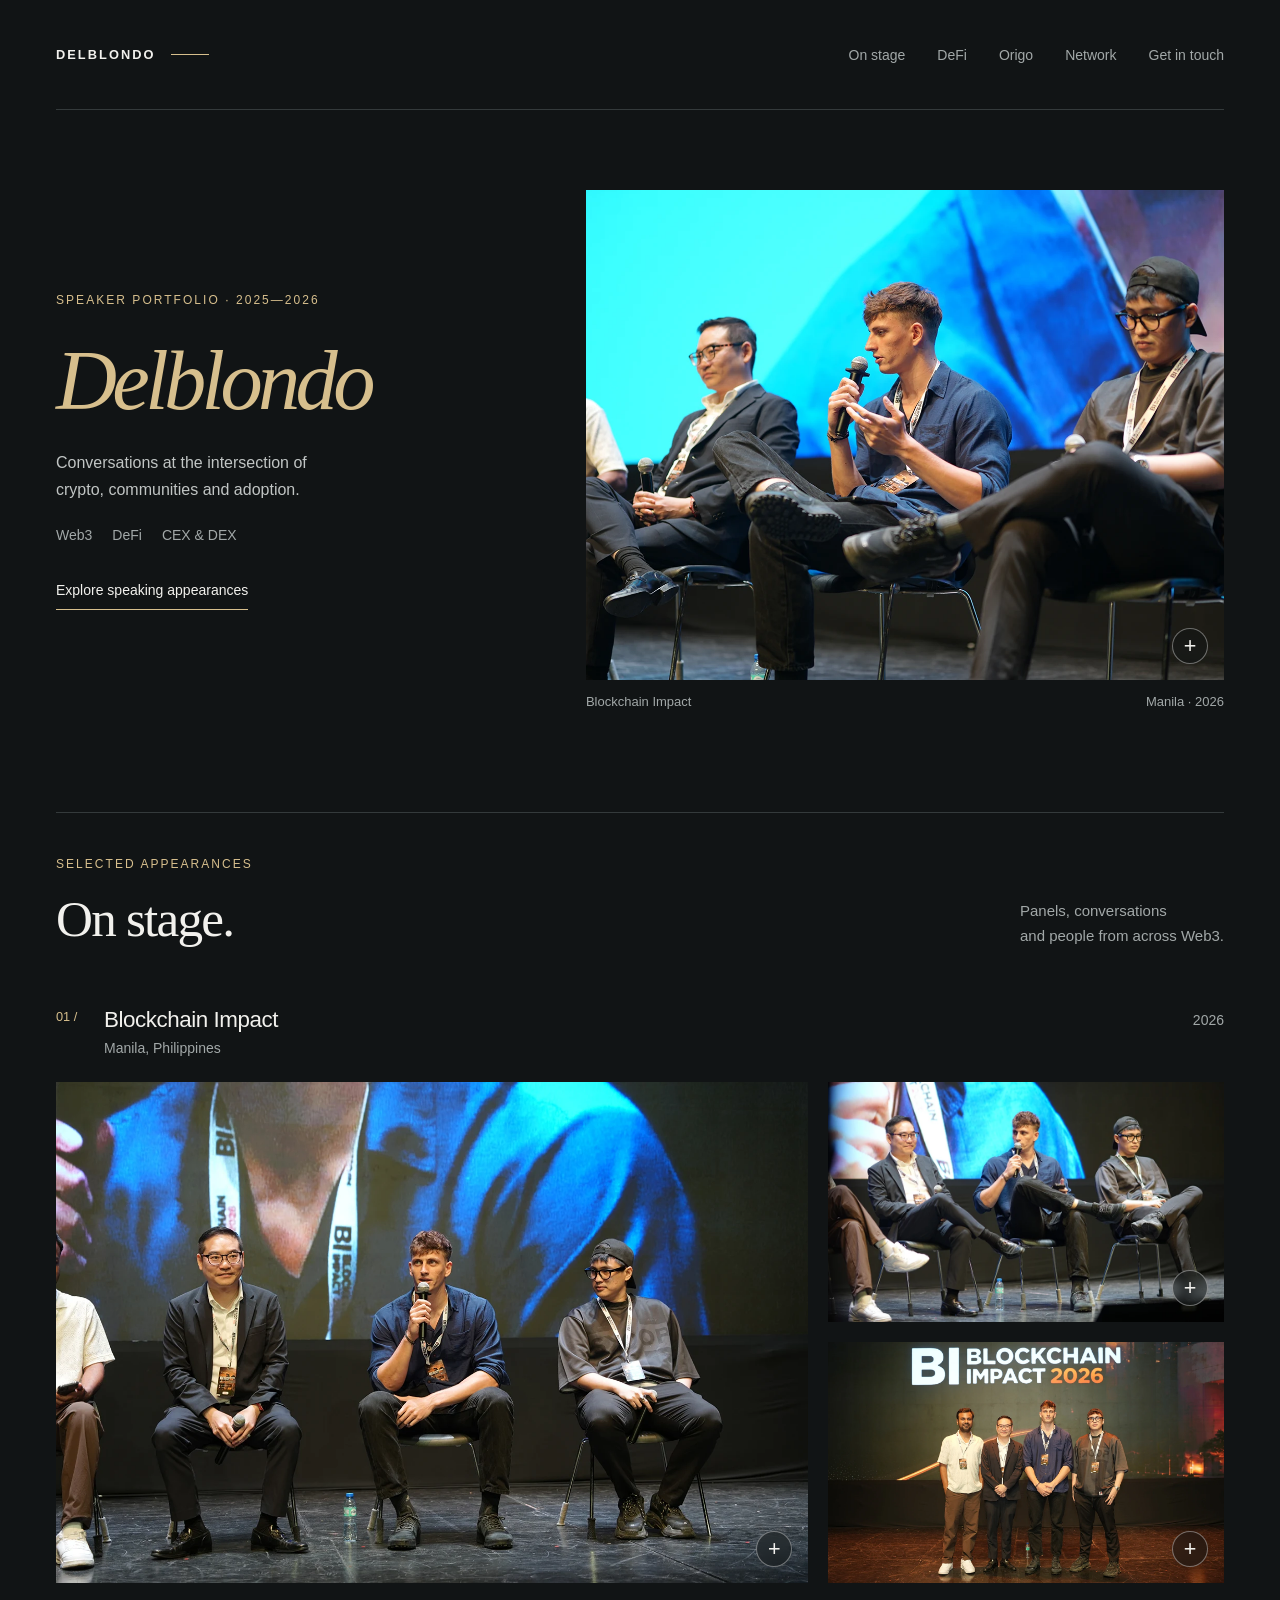
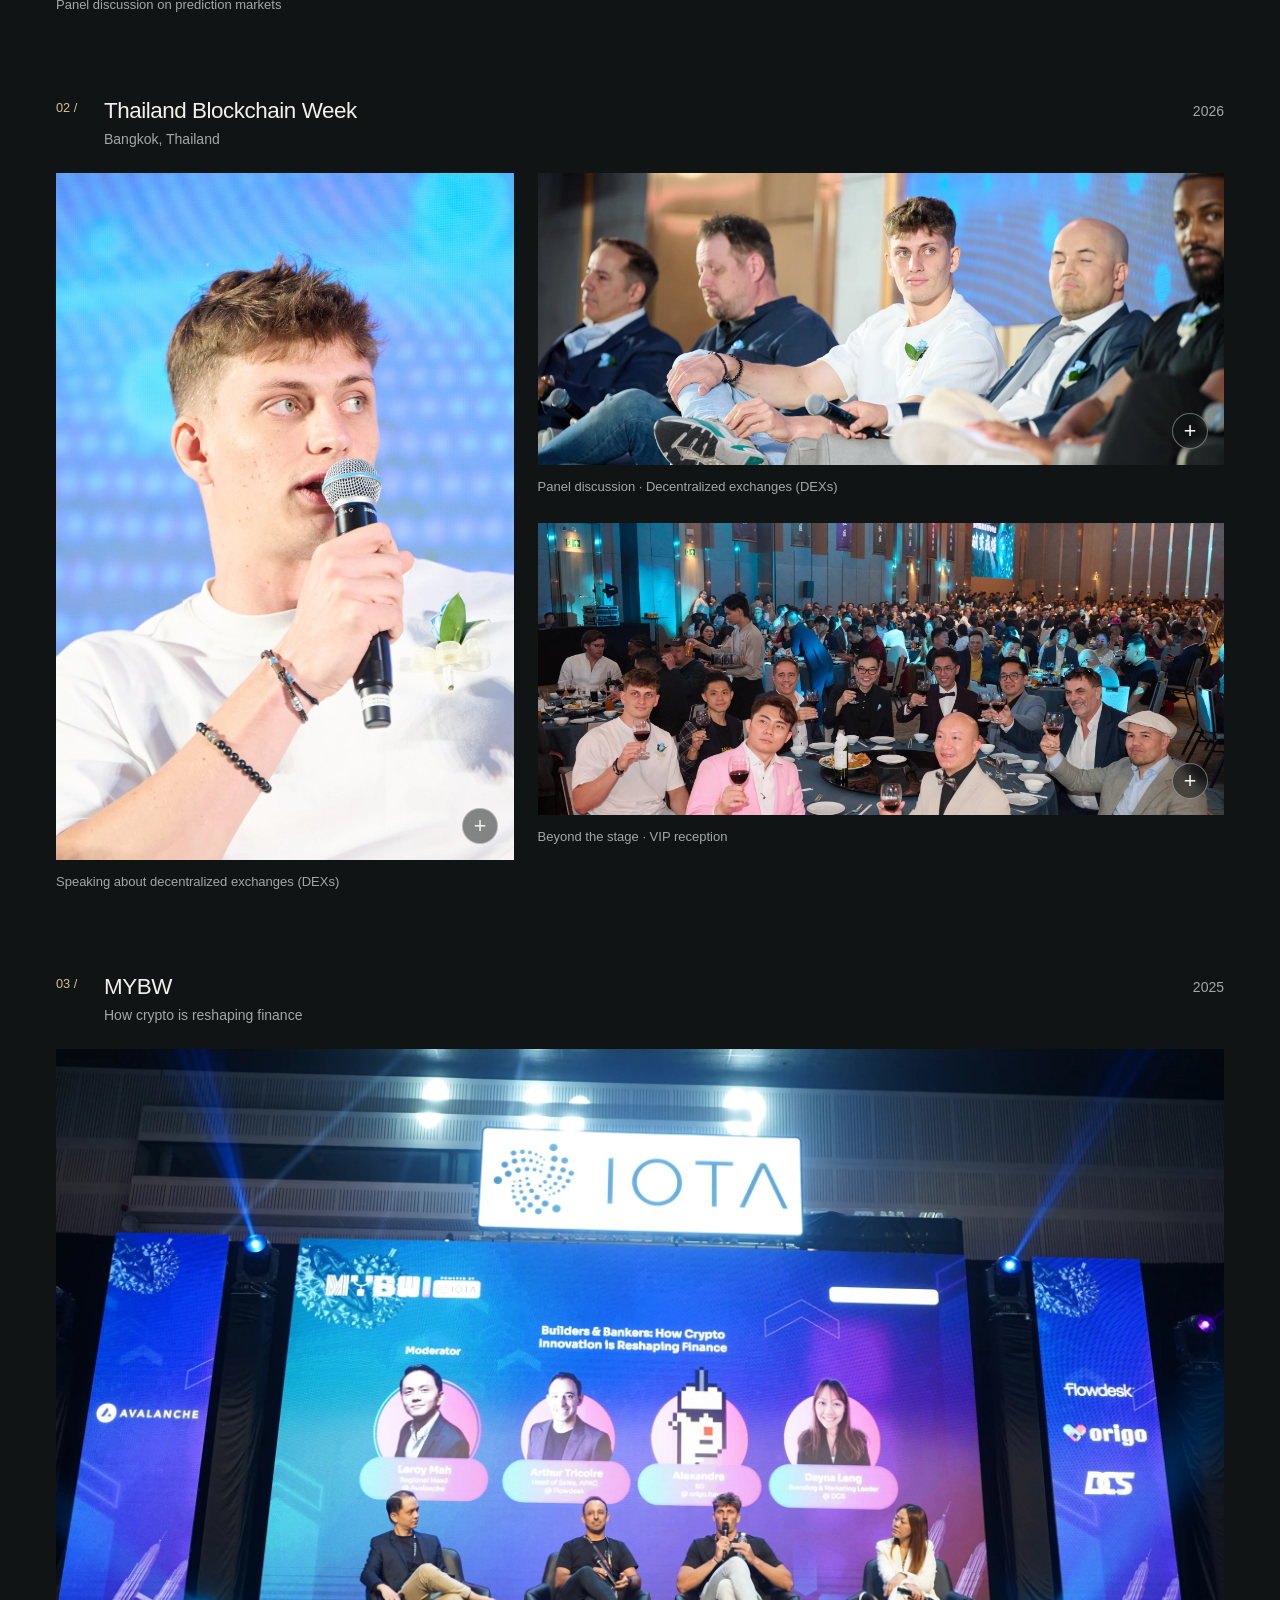
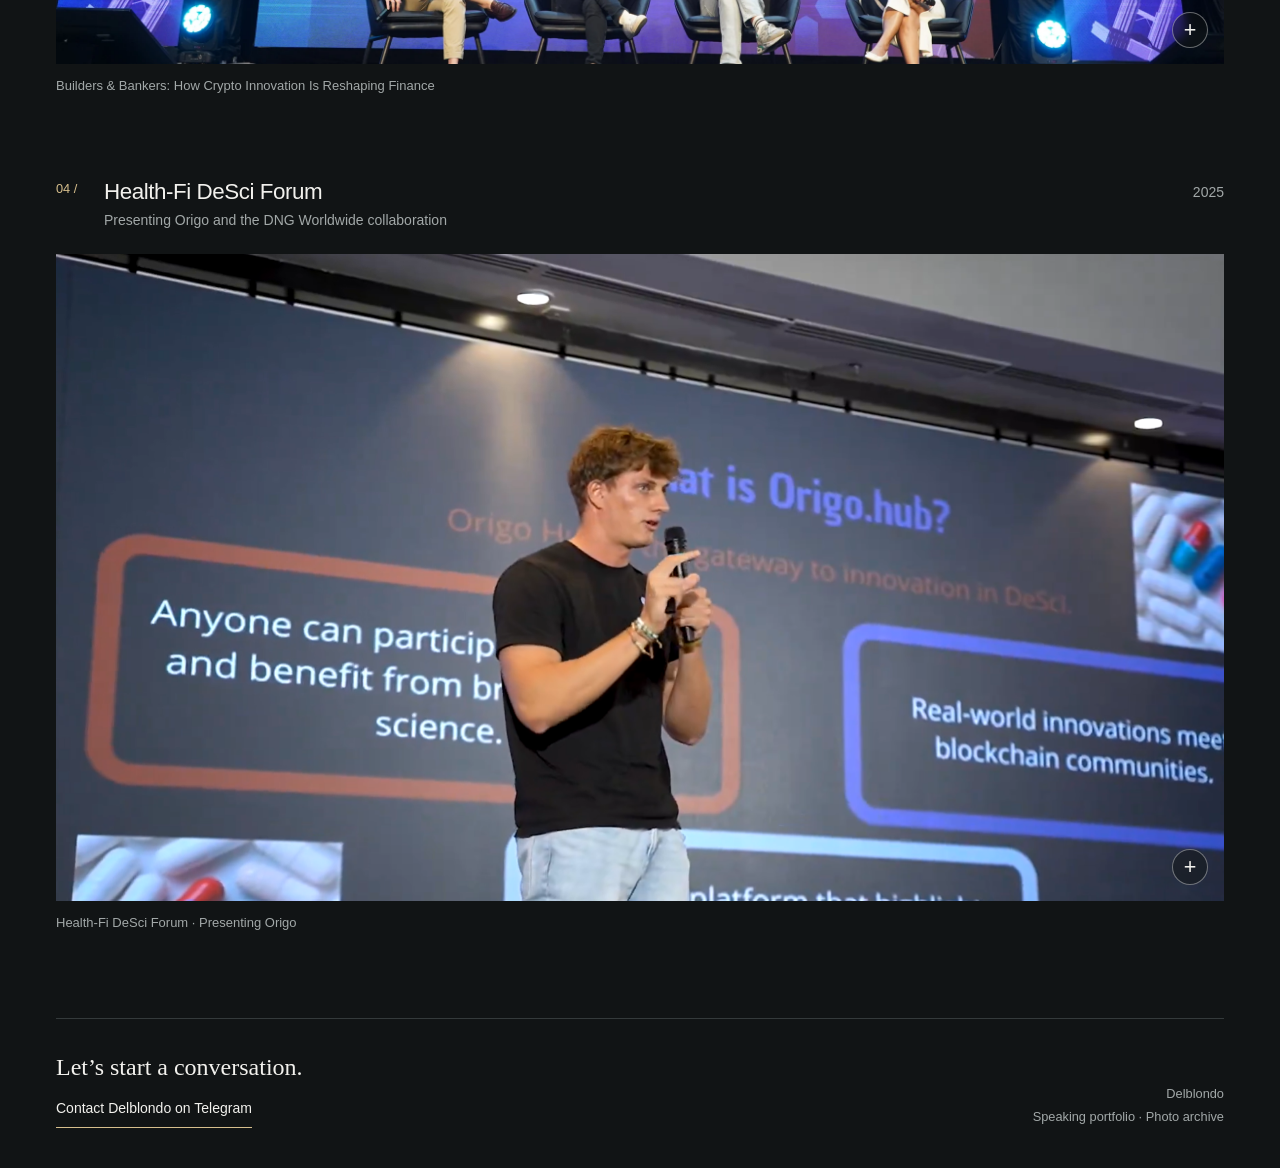
<file: index.html>
<!doctype html>
<html lang="en">
<head>
  <meta charset="utf-8">
  <meta name="viewport" content="width=device-width,initial-scale=1">
  <meta name="theme-color" content="#111415">
  <meta name="description" content="Delblondo — DeFi, perpetual DEXs and Web3 growth. Selected speaking appearances in Manila, Bangkok and at MYBW.">
  <title>Delblondo — Speaking</title>
  <link rel="icon" type="image/svg+xml" href="data:image/svg+xml,%3Csvg xmlns='http://www.w3.org/2000/svg' viewBox='0 0 64 64'%3E%3Crect width='64' height='64' rx='12' fill='%23111415'/%3E%3Ctext x='32' y='43' text-anchor='middle' font-family='Georgia' font-size='34' fill='%23d7bf8d'%3ED%3C/text%3E%3C/svg%3E">
  <link rel="stylesheet" href="style.css">
  <script src="gallery.js" defer></script>
</head>
<body>
  <a class="skip" href="#appearances">Skip to photographs</a>
  <header class="site-header wrap">
    <a class="wordmark" href="#top" aria-label="Delblondo, home">DELBLONDO<span class="wordmark-line"></span></a>
    <nav aria-label="Main navigation"><a href="#appearances">On stage</a><a href="defi.html">DeFi</a><a href="origo.html">Origo</a><a href="network.html">Network</a><a href="https://t.me/Delblondo" target="_blank" rel="noopener noreferrer">Get in touch</a></nav>
  </header>
  <main id="top">
    <section class="hero wrap" aria-labelledby="hero-title">
      <div class="hero-copy">
        <p class="eyebrow">SPEAKER PORTFOLIO · 2025—2026</p>
        <h1 id="hero-title"><em>Delblondo</em></h1>
        <p class="hero-description">Conversations at the intersection of<br class="desktop-break"> crypto, communities and adoption.</p>
        <div class="hero-tags"><span>Web3</span><span>DeFi</span><span>CEX & DEX</span></div>
        <a class="text-link" href="#appearances">Explore speaking appearances</a>
      </div>
      <figure class="hero-photo">
        <button class="photo-button" data-photo="manila-speaking" aria-label="Enlarge photograph: speaking at Blockchain Impact, Manila 2026">
          <img src="assets/manila-speaking.webp" width="1442" height="961" alt="Alexandre speaking into a microphone during a panel in Manila." fetchpriority="high">
          <span class="enlarge" aria-hidden="true">+</span>
        </button>
        <figcaption><span>Blockchain Impact</span><span>Manila · 2026</span></figcaption>
      </figure>
    </section>
    <section class="appearances wrap" id="appearances" aria-labelledby="appearances-title">
      <div class="section-intro"><div><p class="eyebrow">SELECTED APPEARANCES</p><h2 id="appearances-title">On stage.</h2></div><p>Panels, conversations<br>and people from across Web3.</p></div>
      <article class="event">
        <div class="event-heading"><div><span class="event-number">01 /</span><h3>Blockchain Impact</h3><p>Manila, Philippines</p></div><span class="year">2026</span></div>
        <div class="manila-grid">
          <figure class="wide-photo"><button class="photo-button" data-photo="manila-panel" aria-label="Enlarge Manila panel photograph"><img src="assets/manila-panel.webp" width="1442" height="961" alt="Alexandre speaking alongside other panelists at Blockchain Impact in Manila." loading="lazy"><span class="enlarge" aria-hidden="true">+</span></button><figcaption>Panel discussion on prediction markets</figcaption></figure>
          <div class="side-photos">
            <figure><button class="photo-button" data-photo="manila-discussion" aria-label="Enlarge Manila discussion photograph"><img src="assets/manila-discussion.webp" width="948" height="632" alt="Alexandre answering a question during the Manila panel." loading="lazy"><span class="enlarge" aria-hidden="true">+</span></button></figure>
            <figure><button class="photo-button" data-photo="manila-group" aria-label="Enlarge Manila panelists group photograph"><img src="assets/manila-group.webp" width="1442" height="961" alt="Alexandre and fellow panelists in front of the Blockchain Impact 2026 Manila stage backdrop." loading="lazy"><span class="enlarge" aria-hidden="true">+</span></button></figure>
          </div>
        </div>
      </article>
      <article class="event">
        <div class="event-heading"><div><span class="event-number">02 /</span><h3>Thailand Blockchain Week</h3><p>Bangkok, Thailand</p></div><span class="year">2026</span></div>
        <div class="bangkok-grid">
          <figure class="portrait"><button class="photo-button" data-photo="tbw-portrait" aria-label="Enlarge Thailand Blockchain Week speaking portrait"><img src="assets/tbw-portrait.webp" width="1600" height="2400" alt="Close-up of Alexandre speaking at Thailand Blockchain Week." loading="lazy"><span class="enlarge" aria-hidden="true">+</span></button><figcaption>Speaking about decentralized exchanges (DEXs)</figcaption></figure>
          <div class="bangkok-side">
            <figure><button class="photo-button" data-photo="tbw-panel" aria-label="Enlarge Bangkok panel photograph"><img src="assets/tbw-panel.webp" width="2400" height="1600" alt="Alexandre seated with fellow speakers during a panel in Bangkok." loading="lazy"><span class="enlarge" aria-hidden="true">+</span></button><figcaption>Panel discussion · Decentralized exchanges (DEXs)</figcaption></figure>
            <figure><button class="photo-button" data-photo="tbw-reception" aria-label="Enlarge Thailand Blockchain Week VIP reception photograph"><img src="assets/tbw-reception.webp" width="2400" height="1600" alt="Alexandre with other guests at the Thailand Blockchain Week VIP reception." loading="lazy"><span class="enlarge" aria-hidden="true">+</span></button><figcaption>Beyond the stage · VIP reception</figcaption></figure>
          </div>
        </div>
      </article>
      <article class="event">
        <div class="event-heading"><div><span class="event-number">03 /</span><h3>MYBW</h3><p>How crypto is reshaping finance</p></div><span class="year">2025</span></div>
        <figure class="mybw-photo"><button class="photo-button" data-photo="mybw-2025" aria-label="Enlarge MYBW 2025 panel photograph"><img src="assets/mybw-2025.webp" width="2400" height="1600" alt="Alexandre speaking on the MYBW panel Builders and Bankers: How Crypto Innovation Is Reshaping Finance." loading="lazy"><span class="enlarge" aria-hidden="true">+</span></button><figcaption>Builders & Bankers: How Crypto Innovation Is Reshaping Finance</figcaption></figure>
      </article>
      <article class="event last-event" id="healthfi-forum">
        <div class="event-heading"><div><span class="event-number">04 /</span><h3>Health-Fi DeSci Forum</h3><p>Presenting Origo and the DNG Worldwide collaboration</p></div><span class="year">2025</span></div>
        <figure class="healthfi-stage-photo"><button class="photo-button" data-photo="healthfi-stage" aria-label="Enlarge Health-Fi DeSci Forum photograph"><img src="assets/healthfi-stage.png" width="1696" height="940" alt="Alexandre presenting Origo on stage at the Health-Fi DeSci Forum." loading="lazy"><span class="enlarge" aria-hidden="true">+</span></button><figcaption>Health-Fi DeSci Forum &middot; Presenting Origo</figcaption></figure>
      </article>
    </section>
</main>
  <footer class="wrap"><div><span class="footer-name">Let’s start a conversation.</span><a class="text-link" href="https://t.me/Delblondo" target="_blank" rel="noopener noreferrer">Contact Delblondo on Telegram</a></div><p>Delblondo<br>Speaking portfolio · Photo archive</p></footer>
  <dialog id="lightbox" aria-label="Speaking appearance photograph">
    <div class="lightbox-shell"><div class="lightbox-top"><span id="photo-counter"></span><button id="close-photo" aria-label="Close photograph">Close <span aria-hidden="true">×</span></button></div><img id="expanded-photo" alt=""><div class="lightbox-bottom"><button id="previous-photo" aria-label="Previous photograph">Previous</button><p id="photo-caption"></p><button id="next-photo" aria-label="Next photograph">Next</button></div></div>
  </dialog>
</body>
</html>
</file>
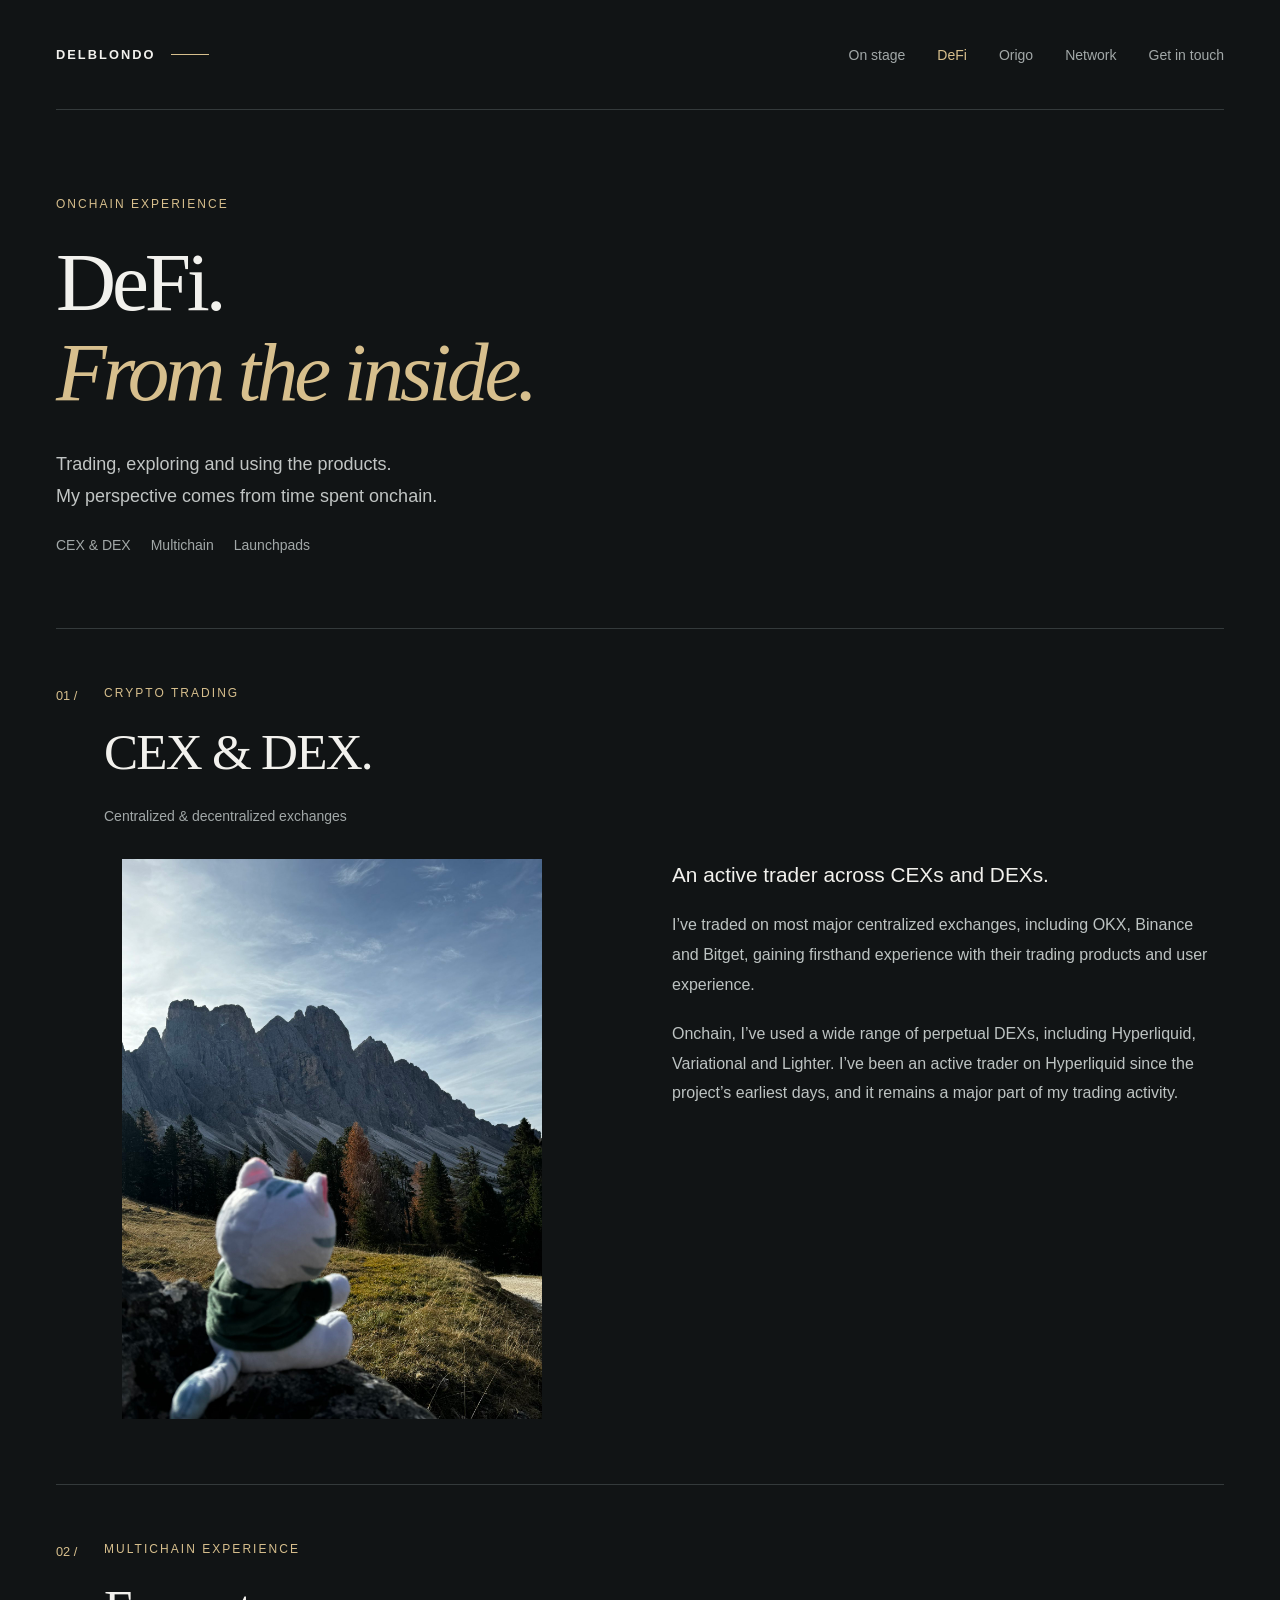
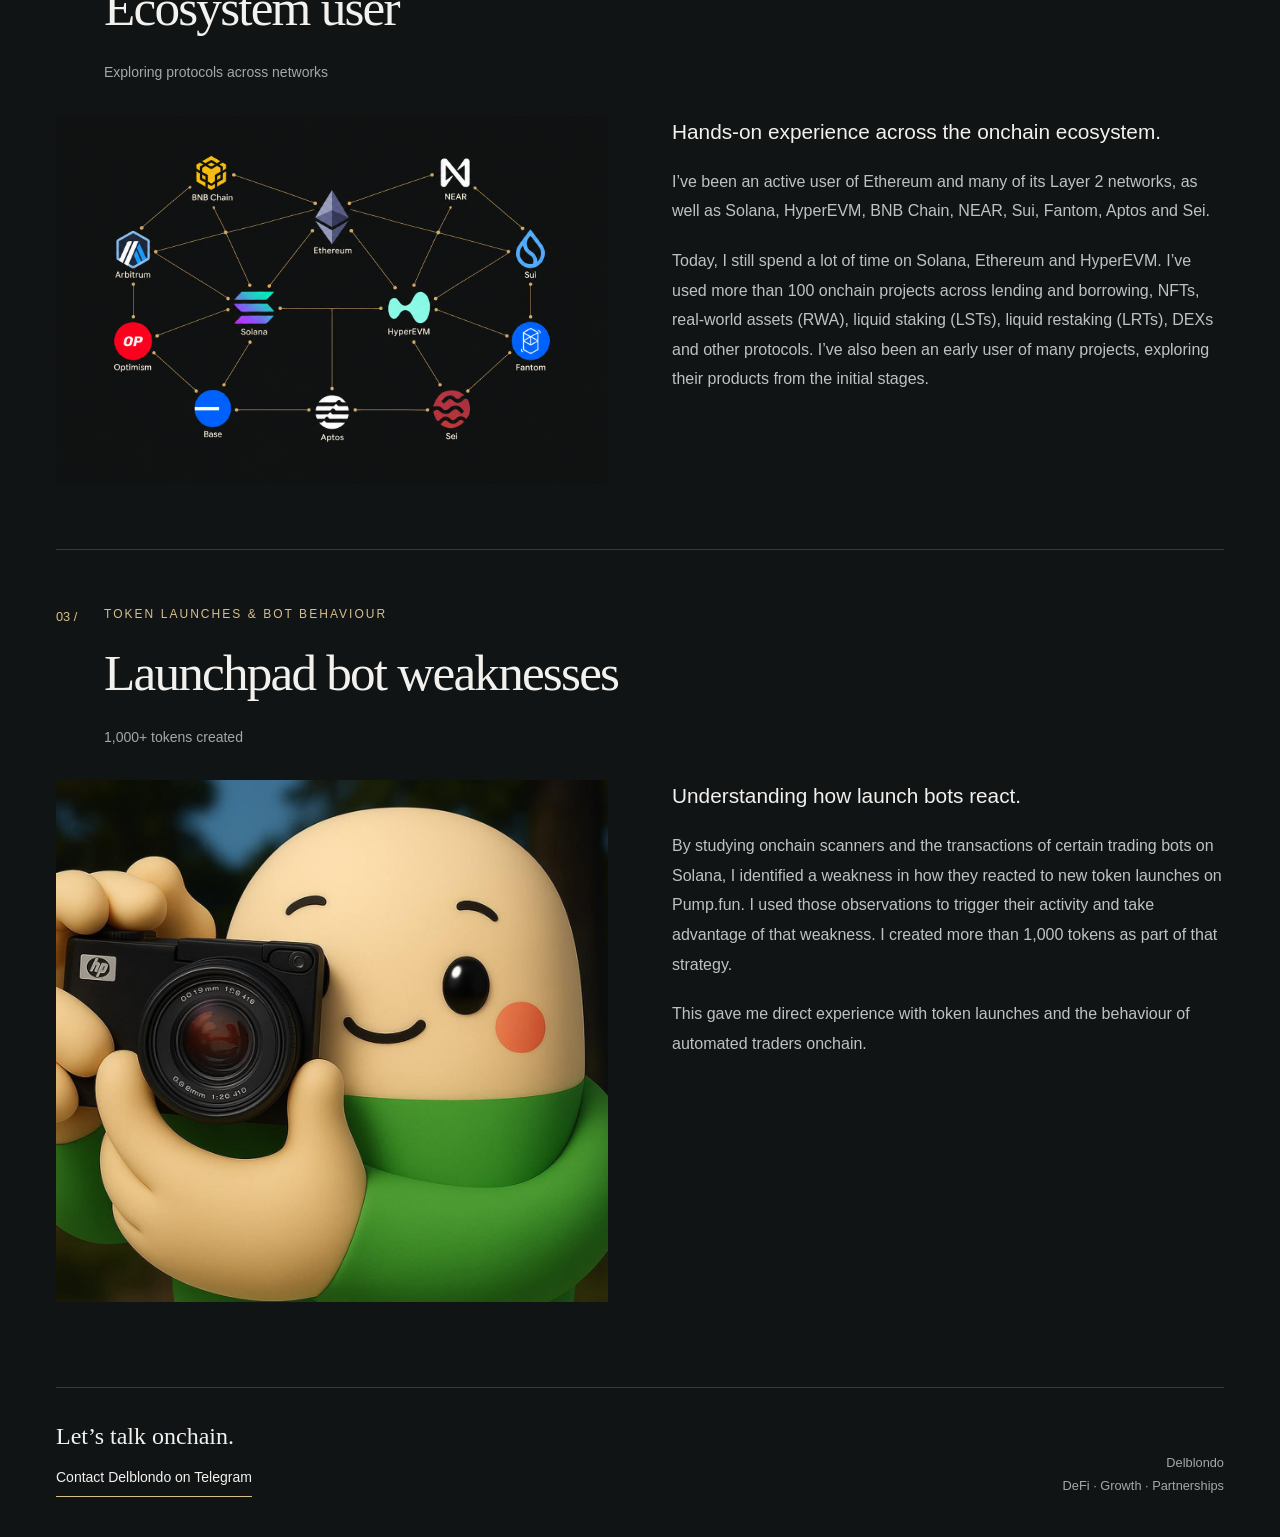
<file: defi.html>
<!doctype html>
<html lang="en">
<head>
  <meta charset="utf-8">
  <meta name="viewport" content="width=device-width,initial-scale=1">
  <meta name="theme-color" content="#111415">
  <meta name="description" content="Delblondo’s crypto experience: CEX and DEX trading, multichain ecosystem experience and launchpad bot analysis.">
  <title>Delblondo — DeFi</title>
  <link rel="stylesheet" href="style.css">
  <link rel="stylesheet" href="defi.css">
</head>
<body>
  <a class="skip" href="#experience">Skip to DeFi experience</a>
  <header class="site-header wrap">
    <a class="wordmark" href="index.html" aria-label="Delblondo, home">DELBLONDO<span class="wordmark-line"></span></a>
    <nav aria-label="Main navigation"><a href="index.html#appearances">On stage</a><a href="defi.html" aria-current="page">DeFi</a><a href="origo.html">Origo</a><a href="network.html">Network</a><a href="https://t.me/Delblondo" target="_blank" rel="noopener noreferrer">Get in touch</a></nav>
  </header>
  <main>
    <section class="defi-hero wrap" aria-labelledby="defi-title">
      <p class="eyebrow">ONCHAIN EXPERIENCE</p>
      <h1 id="defi-title">DeFi.<br><em>From the inside.</em></h1>
      <p class="defi-intro">Trading, exploring and using the products.<br>My perspective comes from time spent onchain.</p>
      <div class="hero-tags"><span>CEX &amp; DEX</span><span>Multichain</span><span>Launchpads</span></div>
    </section>
    <section class="defi-experience wrap" id="experience" aria-label="DeFi experience">
      <article class="defi-entry" id="hyperliquid">
        <div class="defi-label"><span class="event-number">01 /</span><p class="eyebrow">CRYPTO TRADING</p><h2>CEX &amp; DEX.</h2><span class="defi-note">Centralized &amp; decentralized exchanges</span></div>
        <figure class="defi-art"><img class="purr-image" src="assets/purr.jpg" alt="Purr plush looking out over a mountain landscape." width="1536" height="2048" loading="lazy"></figure>
        <div class="defi-copy"><p class="defi-lead">An active trader across CEXs and DEXs.</p><p>I’ve traded on most major centralized exchanges, including OKX, Binance and Bitget, gaining firsthand experience with their trading products and user experience.</p><p>Onchain, I’ve used a wide range of perpetual DEXs, including Hyperliquid, Variational and Lighter. I’ve been an active trader on Hyperliquid since the project’s earliest days, and it remains a major part of my trading activity.</p></div>
      </article>
      <article class="defi-entry" id="ecosystems">
        <div class="defi-label"><span class="event-number">02 /</span><p class="eyebrow">MULTICHAIN EXPERIENCE</p><h2>Ecosystem user</h2><span class="defi-note">Exploring protocols across networks</span></div>
        <figure class="defi-art"><img src="assets/ecosystem-user-v2.png" alt="Ethereum, Solana, HyperEVM, BNB Chain, NEAR, Sui, Fantom, Aptos, Sei, Arbitrum, Optimism and Base logos connected in a conceptual ecosystem map." width="1536" height="1024" loading="lazy"></figure>
        <div class="defi-copy"><p class="defi-lead">Hands-on experience across the onchain ecosystem.</p><p>I’ve been an active user of Ethereum and many of its Layer 2 networks, as well as Solana, HyperEVM, BNB Chain, NEAR, Sui, Fantom, Aptos and Sei.</p><p>Today, I still spend a lot of time on Solana, Ethereum and HyperEVM. I&#8217;ve used more than 100 onchain projects across lending and borrowing, NFTs, real-world assets (RWA), liquid staking (LSTs), liquid restaking (LRTs), DEXs and other protocols. I&#8217;ve also been an early user of many projects, exploring their products from the initial stages.</p></div>
      </article>
      <article class="defi-entry" id="pumpfun">
        <div class="defi-label"><span class="event-number">03 /</span><p class="eyebrow">TOKEN LAUNCHES & BOT BEHAVIOUR</p><h2>Launchpad bot weaknesses</h2><span class="defi-note">1,000+ tokens created</span></div>
        <figure class="defi-art"><img src="assets/pumpfun-exploit.jpg" alt="A smiling green and yellow character holding a camera." width="1280" height="1211" loading="lazy"></figure>
        <div class="defi-copy"><p class="defi-lead">Understanding how launch bots react.</p><p>By studying onchain scanners and the transactions of certain trading bots on Solana, I identified a weakness in how they reacted to new token launches on Pump.fun. I used those observations to trigger their activity and take advantage of that weakness. I created more than 1,000 tokens as part of that strategy.</p><p>This gave me direct experience with token launches and the behaviour of automated traders onchain.</p></div>
      </article>
    </section>
  </main>
  <footer class="wrap"><div><span class="footer-name">Let’s talk onchain.</span><a class="text-link" href="https://t.me/Delblondo" target="_blank" rel="noopener noreferrer">Contact Delblondo on Telegram</a></div><p>Delblondo<br>DeFi · Growth · Partnerships</p></footer>
</body>
</html>
</file>
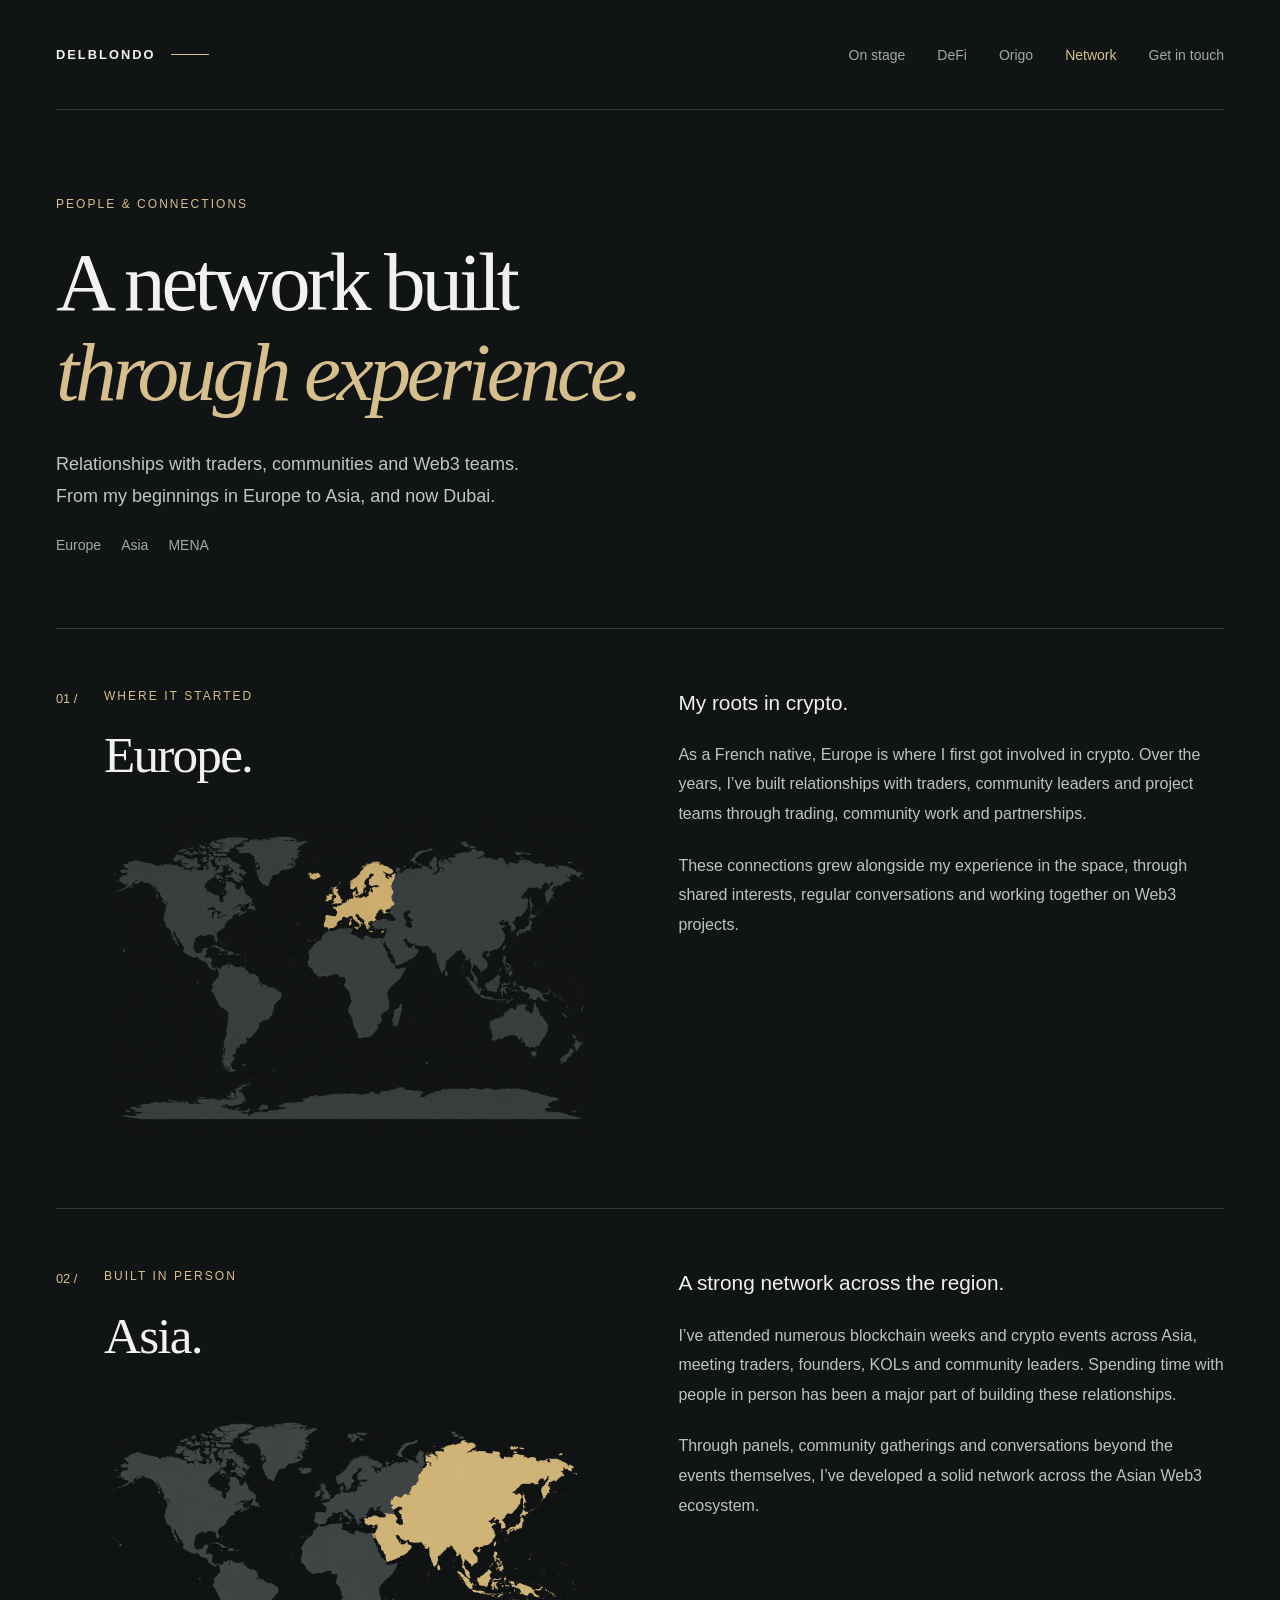
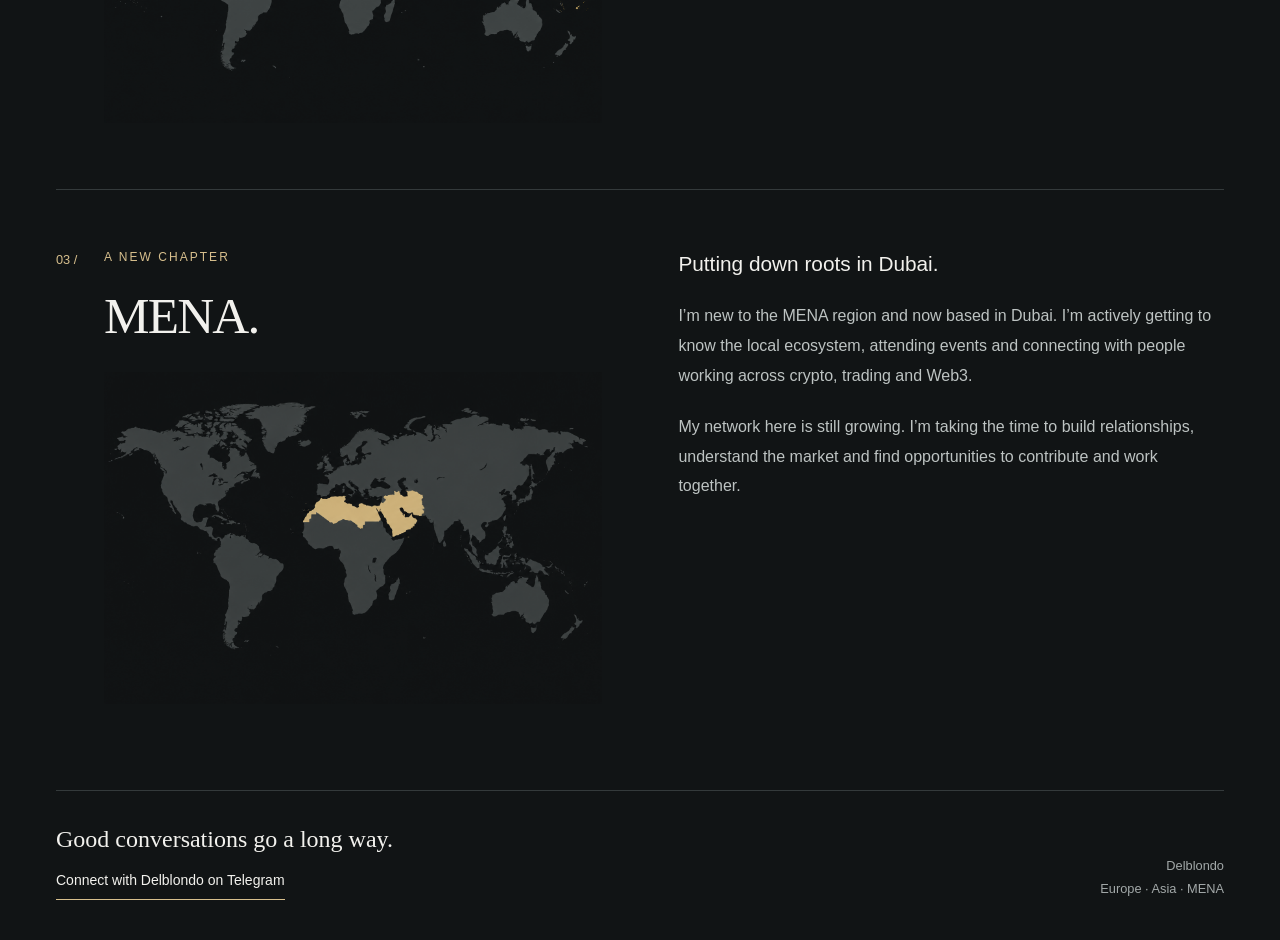
<file: network.html>
<!doctype html>
<html lang="en">
<head>
<meta charset="utf-8"><meta name="viewport" content="width=device-width,initial-scale=1"><meta name="theme-color" content="#111415">
<meta name="description" content="Delblondo’s Web3 relationships across Europe, Asia and MENA: traders, communities and projects, built through shared experience and conversations.">
<title>Delblondo — Network</title>
<link rel="stylesheet" href="style.css"><link rel="stylesheet" href="defi.css"><link rel="stylesheet" href="network.css">
</head>
<body>
<a class="skip" href="#regions">Skip to regional network</a>
<header class="site-header wrap"><a class="wordmark" href="index.html" aria-label="Delblondo, home">DELBLONDO<span class="wordmark-line"></span></a><nav aria-label="Main navigation"><a href="index.html#appearances">On stage</a><a href="defi.html">DeFi</a><a href="origo.html">Origo</a><a href="network.html" aria-current="page">Network</a><a href="https://t.me/Delblondo" target="_blank" rel="noopener noreferrer">Get in touch</a></nav></header>
<main>
<section class="defi-hero wrap" aria-labelledby="network-title"><p class="eyebrow">PEOPLE & CONNECTIONS</p><h1 id="network-title">A network built<br><em>through experience.</em></h1><p class="defi-intro">Relationships with traders, communities and Web3 teams.<br>From my beginnings in Europe to Asia, and now Dubai.</p><div class="hero-tags"><span>Europe</span><span>Asia</span><span>MENA</span></div></section>
<section class="wrap network-regions" id="regions" aria-label="My network across regions">
<article class="network-region"><div class="region-heading"><span class="event-number">01 /</span><p class="eyebrow">WHERE IT STARTED</p><h2>Europe.</h2><img class="region-map" src="assets/map-europe.png" width="1536" height="1024" alt="Illustrative world map highlighting Europe in gold." loading="lazy"></div><div class="region-copy"><p class="region-lead">My roots in crypto.</p><p>As a French native, Europe is where I first got involved in crypto. Over the years, I’ve built relationships with traders, community leaders and project teams through trading, community work and partnerships.</p><p>These connections grew alongside my experience in the space, through shared interests, regular conversations and working together on Web3 projects.</p></div></article>
<article class="network-region"><div class="region-heading"><span class="event-number">02 /</span><p class="eyebrow">BUILT IN PERSON</p><h2>Asia.</h2><img class="region-map" src="assets/map-asia.png" width="1536" height="1024" alt="Illustrative world map highlighting Asia in gold." loading="lazy"></div><div class="region-copy"><p class="region-lead">A strong network across the region.</p><p>I’ve attended numerous blockchain weeks and crypto events across Asia, meeting traders, founders, KOLs and community leaders. Spending time with people in person has been a major part of building these relationships.</p><p>Through panels, community gatherings and conversations beyond the events themselves, I’ve developed a solid network across the Asian Web3 ecosystem.</p></div></article>
<article class="network-region"><div class="region-heading"><span class="event-number">03 /</span><p class="eyebrow">A NEW CHAPTER</p><h2>MENA.</h2><img class="region-map" src="assets/map-mena.png" width="1536" height="1024" alt="Illustrative world map highlighting MENA in gold." loading="lazy"></div><div class="region-copy"><p class="region-lead">Putting down roots in Dubai.</p><p>I’m new to the MENA region and now based in Dubai. I’m actively getting to know the local ecosystem, attending events and connecting with people working across crypto, trading and Web3.</p><p>My network here is still growing. I’m taking the time to build relationships, understand the market and find opportunities to contribute and work together.</p></div></article>
</section>
</main>
<footer class="wrap"><div><span class="footer-name">Good conversations go a long way.</span><a class="text-link" href="https://t.me/Delblondo" target="_blank" rel="noopener noreferrer">Connect with Delblondo on Telegram</a></div><p>Delblondo<br>Europe · Asia · MENA</p></footer>
</body></html>
</file>
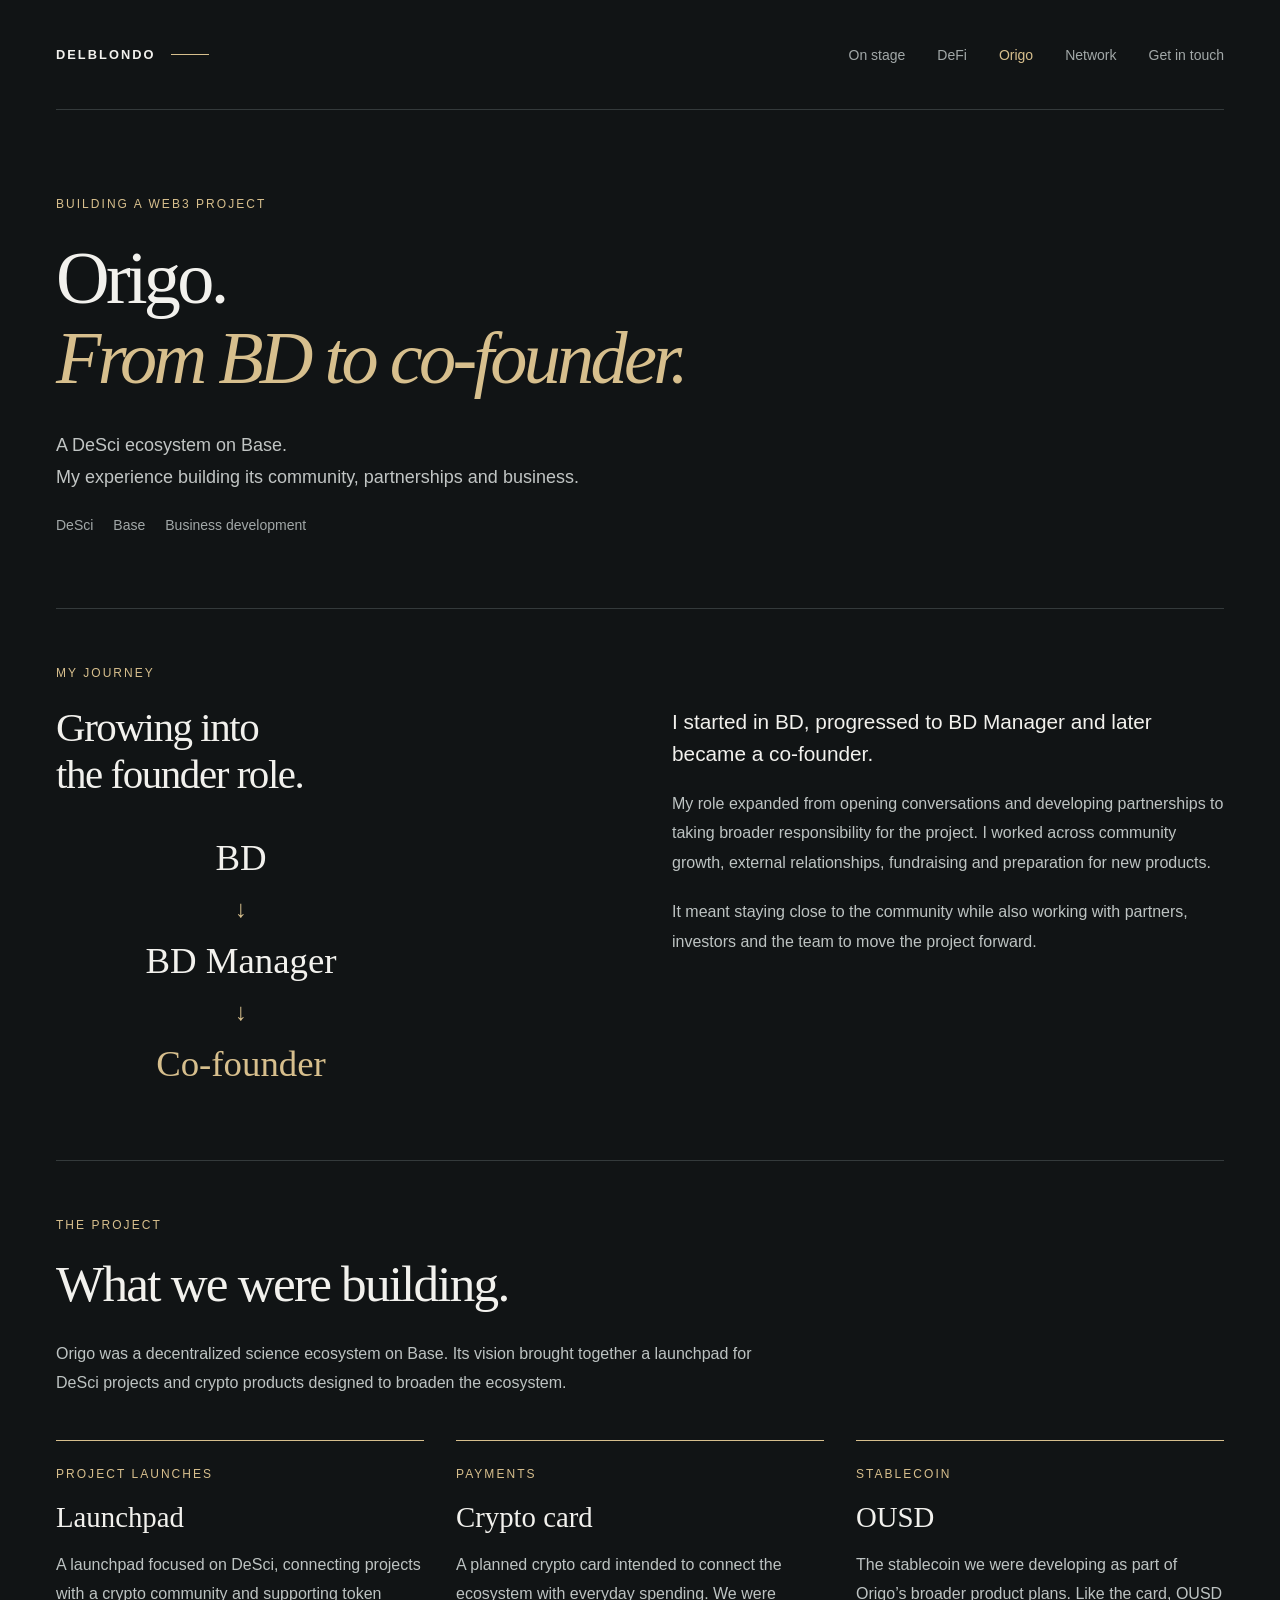
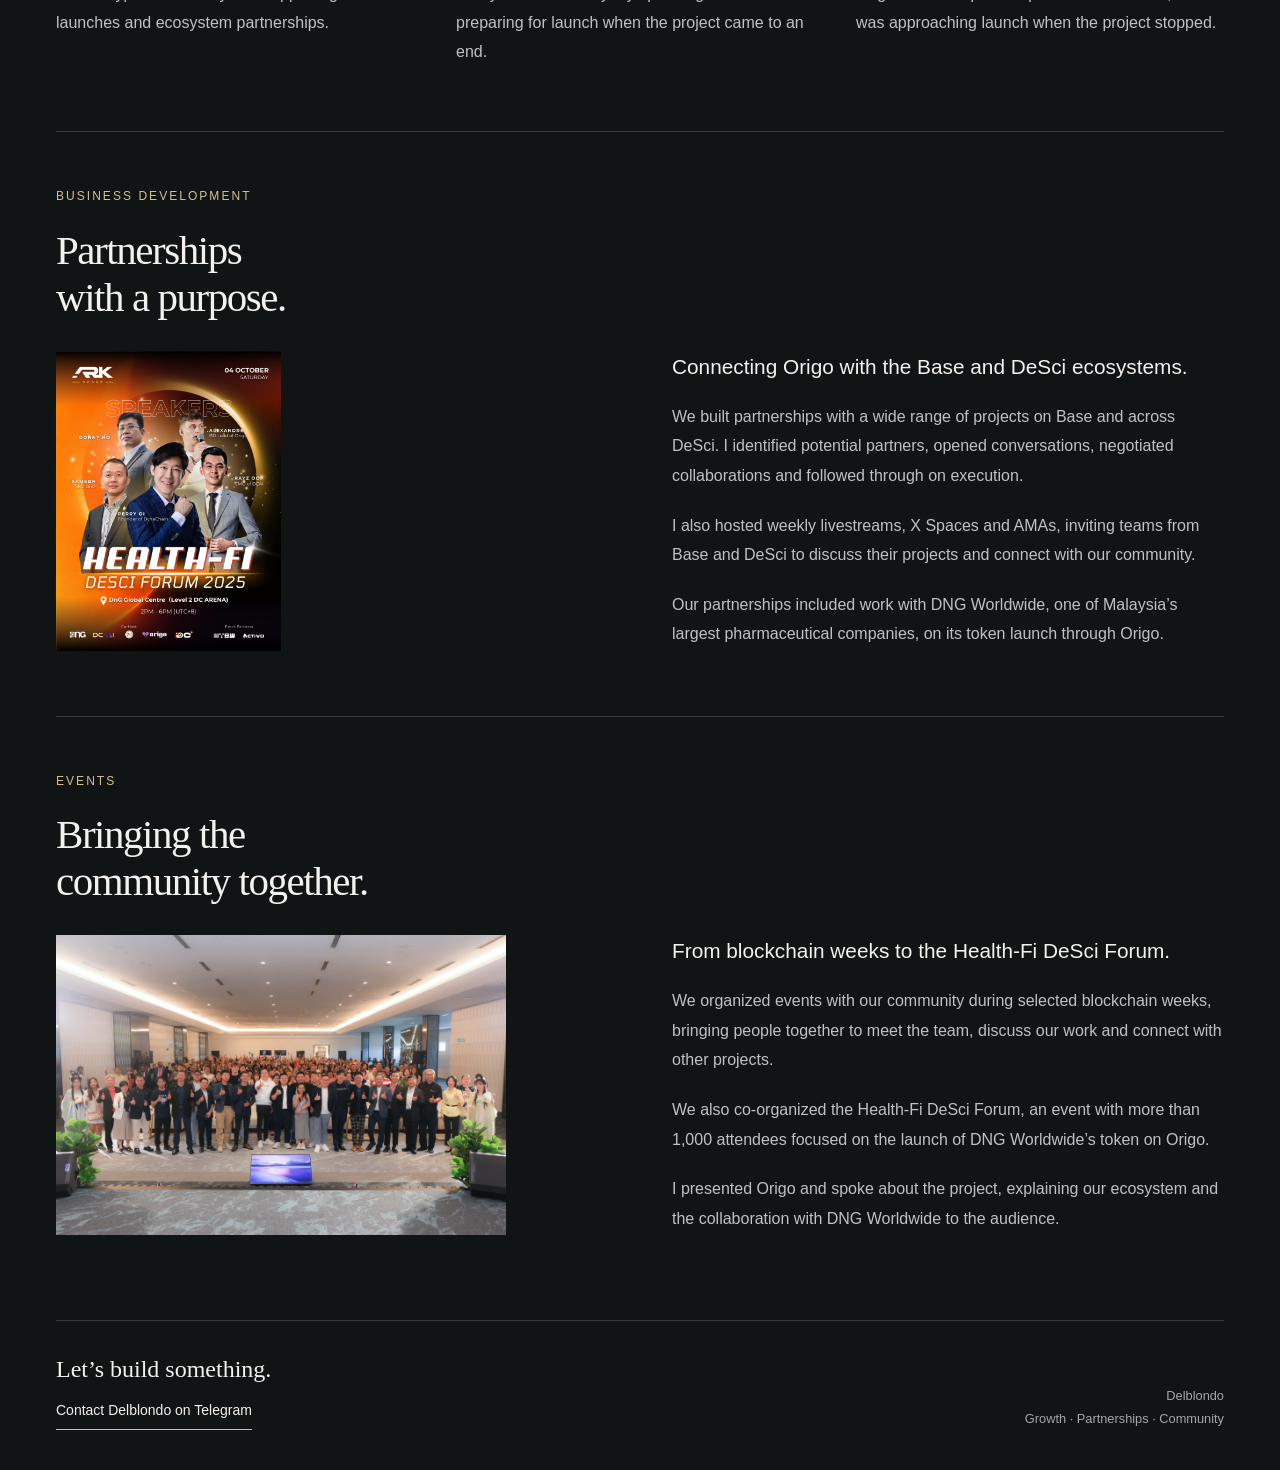
<file: origo.html>
<!doctype html>
<html lang="en">
<head>
  <meta charset="utf-8">
  <meta name="viewport" content="width=device-width,initial-scale=1">
  <meta name="theme-color" content="#111415">
  <meta name="description" content="Delblondo’s journey at Origo, from business development to co-founder: DeSci on Base, community growth, partnerships and product launch preparation.">
  <title>Delblondo — Origo</title>
  <link rel="stylesheet" href="style.css">
  <link rel="stylesheet" href="defi.css">
  <link rel="stylesheet" href="origo.css">
</head>
<body>
  <a class="skip" href="#origo-story">Skip to Origo experience</a>
  <header class="site-header wrap">
    <a class="wordmark" href="index.html" aria-label="Delblondo, home">DELBLONDO<span class="wordmark-line"></span></a>
    <nav aria-label="Main navigation"><a href="index.html#appearances">On stage</a><a href="defi.html">DeFi</a><a href="origo.html" aria-current="page">Origo</a><a href="network.html">Network</a><a href="https://t.me/Delblondo" target="_blank" rel="noopener noreferrer">Get in touch</a></nav>
  </header>
  <main>
    <section class="defi-hero wrap" aria-labelledby="origo-title">
      <p class="eyebrow">BUILDING A WEB3 PROJECT</p>
      <h1 id="origo-title">Origo.<br><em>From BD to co-founder.</em></h1>
      <p class="defi-intro">A DeSci ecosystem on Base.<br>My experience building its community, partnerships and business.</p>
      <div class="hero-tags"><span>DeSci</span><span>Base</span><span>Business development</span></div>
    </section>
    <section class="defi-experience wrap" id="origo-story" aria-label="Origo experience">
      <article class="origo-row">
        <div class="defi-label"><p class="eyebrow">MY JOURNEY</p><h2>Growing into<br>the founder role.</h2><ol class="career-path" aria-label="Career progression"><li><strong>BD</strong></li><li class="career-arrow" aria-hidden="true">↓</li><li><strong>BD Manager</strong></li><li class="career-arrow" aria-hidden="true">↓</li><li><strong>Co-founder</strong></li></ol></div>
        <div class="defi-copy"><p class="defi-lead">I started in BD, progressed to BD Manager and later became a co-founder.</p><p>My role expanded from opening conversations and developing partnerships to taking broader responsibility for the project. I worked across community growth, external relationships, fundraising and preparation for new products.</p><p>It meant staying close to the community while also working with partners, investors and the team to move the project forward.</p></div>
      </article>
      <article class="origo-products" aria-labelledby="products-title">
        <p class="eyebrow">THE PROJECT</p><h2 id="products-title">What we were building.</h2>
        <p class="products-intro">Origo was a decentralized science ecosystem on Base. Its vision brought together a launchpad for DeSci projects and crypto products designed to broaden the ecosystem.</p>
        <div class="product-grid">
          <section class="product"><p class="eyebrow">PROJECT LAUNCHES</p><h3>Launchpad</h3><p>A launchpad focused on DeSci, connecting projects with a crypto community and supporting token launches and ecosystem partnerships.</p></section>
          <section class="product"><p class="eyebrow">PAYMENTS</p><h3>Crypto card</h3><p>A planned crypto card intended to connect the ecosystem with everyday spending. We were preparing for launch when the project came to an end.</p></section>
          <section class="product"><p class="eyebrow">STABLECOIN</p><h3>OUSD</h3><p>The stablecoin we were developing as part of Origo’s broader product plans. Like the card, OUSD was approaching launch when the project stopped.</p></section>
        </div>
      </article>
      
      <article class="origo-aligned"><div class="aligned-heading"><p class="eyebrow">BUSINESS DEVELOPMENT</p><h2>Partnerships<br>with a purpose.</h2></div><figure class="aligned-photo"><a href="assets/healthfi-community.jpg" target="_blank" rel="noopener noreferrer" aria-label="Open Health-Fi community photograph"><img src="assets/healthfi-community.jpg" alt="Community gathering at the Health-Fi event." loading="lazy"></a></figure><div class="defi-copy"><p class="defi-lead">Connecting Origo with the Base and DeSci ecosystems.</p><p>We built partnerships with a wide range of projects on Base and across DeSci. I identified potential partners, opened conversations, negotiated collaborations and followed through on execution.</p><p>I also hosted weekly livestreams, X Spaces and AMAs, inviting teams from Base and DeSci to discuss their projects and connect with our community.</p><p>Our partnerships included work with DNG Worldwide, one of Malaysia&#8217;s largest pharmaceutical companies, on its token launch through Origo.</p></div></article>
      
      <article class="origo-aligned"><div class="aligned-heading"><p class="eyebrow">EVENTS</p><h2>Bringing the<br>community together.</h2></div><figure class="aligned-photo"><a href="assets/healthfi-speakers.jpg" target="_blank" rel="noopener noreferrer" aria-label="Open Health-Fi speaker poster"><img src="assets/healthfi-speakers.jpg" alt="Health-Fi DeSci Forum speaker poster featuring Alexandre as BD Lead of Origo." loading="lazy"></a></figure><div class="defi-copy"><p class="defi-lead">From blockchain weeks to the Health-Fi DeSci Forum.</p><p>We organized events with our community during selected blockchain weeks, bringing people together to meet the team, discuss our work and connect with other projects.</p><p>We also co-organized the Health-Fi DeSci Forum, an event with more than 1,000 attendees focused on the launch of DNG Worldwide’s token on Origo.</p><p>I presented Origo and spoke about the project, explaining our ecosystem and the collaboration with DNG Worldwide to the audience.</p></div></article>
    </section>
  </main>
  <footer class="wrap"><div><span class="footer-name">Let’s build something.</span><a class="text-link" href="https://t.me/Delblondo" target="_blank" rel="noopener noreferrer">Contact Delblondo on Telegram</a></div><p>Delblondo<br>Growth · Partnerships · Community</p></footer>
</body>
</html>
</file>
<file: style.css>
:root{color-scheme:dark;--bg:#111415;--text:#f2f1ed;--muted:#a2a8a8;--line:#343a3b;--gold:#d7bf8d;font-family:Arial,Helvetica,sans-serif;font-size:16px;scroll-behavior:smooth;scroll-padding-top:35px}
*{box-sizing:border-box}body{margin:0;background:var(--bg);color:var(--text)}a{color:inherit;text-decoration:none}button{font:inherit;color:inherit;cursor:pointer}button,a{-webkit-tap-highlight-color:transparent}a:focus-visible,button:focus-visible{outline:2px solid var(--gold);outline-offset:6px}button:disabled{opacity:.35;cursor:default}figure,p,h1,h2,h3{margin:0}.wrap{width:min(1320px,calc(100% - 112px));margin-inline:auto}.skip{position:fixed;top:-100px;left:20px;background:var(--text);color:var(--bg);padding:15px;z-index:20}.skip:focus{top:15px}.site-header{height:110px;display:flex;justify-content:space-between;align-items:center;border-bottom:1px solid var(--line);gap:24px}.wordmark{font-size:.8rem;letter-spacing:.16em;display:flex;align-items:center;gap:16px;font-weight:600}.wordmark-line{height:1px;width:38px;background:var(--gold)}nav{display:flex;gap:32px;font-size:.875rem}nav a{color:var(--muted);transition:color .2s}nav a:hover{color:var(--text)}.hero{display:grid;grid-template-columns:44% 56%;padding-top:80px;padding-bottom:100px;align-items:center}.hero-copy{position:relative;z-index:1;padding-right:20px}.eyebrow{font-size:.75rem;letter-spacing:.17em;color:var(--gold);line-height:1.6}.hero h1{font-family:Georgia,'Times New Roman',serif;font-size:clamp(3.2rem,6.6vw,6.2rem);font-weight:400;line-height:1.02;letter-spacing:-.055em;margin:27px 0 25px}.hero em,h2 em{font-weight:400;color:var(--gold)}.hero-description{font-size:1rem;line-height:1.7;color:#c1c5c4}.hero-tags{display:flex;gap:20px;margin-top:24px;color:var(--muted);font-size:.875rem}.text-link{display:table;font-size:.875rem;border-bottom:1px solid var(--gold);padding-bottom:8px;margin-top:37px;line-height:1.5}.hero-photo{padding-left:16px}.hero-photo .photo-button{height:490px}.hero-photo img{object-position:52% 45%}.photo-button{position:relative;border:0;background:#1d2528;display:block;padding:0;width:100%;overflow:hidden;text-align:left}.photo-button img{width:100%;height:100%;object-fit:cover;display:block;transition:transform .6s ease}.photo-button:hover img{transform:scale(1.025)}.enlarge{position:absolute;right:16px;bottom:16px;width:36px;height:36px;border:1px solid #ffffff60;background:#11141580;display:grid;place-items:center;font-size:1.35rem;border-radius:50%;backdrop-filter:blur(5px)}figcaption{font-size:.8125rem;color:var(--muted);line-height:1.5;margin-top:12px}.hero-photo figcaption{display:flex;justify-content:space-between;gap:20px}.section-intro{border-top:1px solid var(--line);padding-top:42px;display:flex;justify-content:space-between;align-items:end;margin-bottom:55px}h2{font-family:Georgia,'Times New Roman',serif;font-size:clamp(2rem,4vw,3.25rem);font-weight:400;letter-spacing:-.035em;line-height:1.15}.section-intro h2{margin-top:16px}.section-intro>p{font-size:.9375rem;color:var(--muted);line-height:1.65}.event{margin-bottom:80px}.event-heading{display:flex;align-items:start;justify-content:space-between;margin-bottom:26px}.event-heading>div{position:relative;padding-left:48px}.event-number{position:absolute;top:5px;left:0;color:var(--gold);font-size:.8rem}.event h3{font-weight:400;font-size:1.4rem;letter-spacing:-.02em;line-height:1.4}.event-heading p{color:var(--muted);font-size:.875rem;margin-top:5px}.year{color:var(--muted);font-size:.875rem;padding-top:8px}.manila-grid{display:grid;grid-template-columns:1.9fr 1fr;gap:20px}.wide-photo .photo-button{aspect-ratio:1.5}.side-photos{display:grid;grid-template-rows:1fr 1fr;gap:20px;padding-bottom:32px}.side-photos figure,.side-photos .photo-button{height:100%;min-height:0}.side-photos img{position:absolute;inset:0}.bangkok-grid{display:grid;grid-template-columns:1fr 1.5fr;gap:24px;align-items:start}.portrait .photo-button{aspect-ratio:2/3}.bangkok-side{display:grid;gap:26px}.bangkok-side .photo-button{aspect-ratio:2.35}.bangkok-side img{object-position:center 45%}.mybw-photo .photo-button{aspect-ratio:1.9}.mybw-photo img{object-position:center 70%}.last-event{margin-bottom:85px}.about{border-top:1px solid var(--line);padding-top:65px;padding-bottom:75px;display:grid;grid-template-columns:1.1fr 1fr;gap:80px}.about h2{font-size:clamp(1.9rem,3.5vw,2.8rem);margin-top:21px;line-height:1.25}.about-copy{color:#bdc3c2;line-height:1.8}.about-copy p+p{margin-top:18px}.about-copy .languages{color:var(--gold);font-size:.875rem;margin-top:25px}footer{display:flex;justify-content:space-between;align-items:end;gap:28px;border-top:1px solid var(--line);padding-top:35px;padding-bottom:40px}.footer-name{font-family:Georgia,serif;font-size:1.5rem}footer .text-link{margin-top:17px}footer>p{font-size:.8rem;line-height:1.8;color:var(--muted);text-align:right}dialog{padding:0;border:1px solid var(--line);background:#111415;color:var(--text);max-width:min(1300px,96vw);width:96vw;max-height:96dvh}dialog::backdrop{background:#050607ed;backdrop-filter:blur(8px)}.lightbox-shell{padding:20px}.lightbox-top,.lightbox-bottom{display:flex;justify-content:space-between;align-items:center;gap:20px}.lightbox-top{margin-bottom:16px;color:var(--muted);font-size:.875rem}.lightbox-top button,.lightbox-bottom button{background:none;border:1px solid #545b5c;padding:10px 15px;font-size:.875rem;min-height:44px}.lightbox-top button span{margin-left:12px;font-size:1.2rem}#expanded-photo{display:block;max-width:100%;width:auto;height:auto;max-height:70dvh;object-fit:contain;margin:auto}.lightbox-bottom{margin-top:16px}.lightbox-bottom p{color:#c7cccb;font-size:.875rem;text-align:center;line-height:1.5}
@media(min-width:1550px){.hero-photo .photo-button{height:540px}}
@media(max-width:950px){.wrap{width:calc(100% - 64px)}.hero{padding-top:55px;grid-template-columns:45% 55%;padding-bottom:70px}.hero-photo .photo-button{height:420px}.hero h1{font-size:clamp(2.75rem,6.4vw,4rem)}.desktop-break{display:none}.about{gap:40px}.wordmark-line{display:none}}
@media(max-width:650px){.wrap{width:calc(100% - 40px)}.site-header{height:82px}.wordmark{font-size:.7rem;letter-spacing:.11em}nav{gap:18px;font-size:.8rem}nav a:nth-child(2){display:none}nav a:last-child{display:none}.hero{display:flex;flex-direction:column;align-items:stretch;padding-top:44px;padding-bottom:52px}.hero-copy{padding-right:0}.hero h1{font-size:clamp(2.75rem,6.4vw,4rem);line-height:1.05;margin:22px 0}.hero-description{max-width:340px}.hero-tags{margin-top:18px}.hero .text-link{margin-top:25px}.hero-photo{padding:0;margin-top:36px}.hero-photo .photo-button{height:auto;aspect-ratio:1.18}.hero-photo img{object-position:center}.section-intro{padding-top:30px;margin-bottom:35px;gap:20px}.section-intro>p{font-size:.8125rem;max-width:150px}.eyebrow{font-size:.75rem;letter-spacing:.13em}.event{margin-bottom:48px}.event-heading>div{padding-left:36px}.event h3{font-size:1.125rem}.event-heading{margin-bottom:19px}.manila-grid{grid-template-columns:1fr;gap:16px}.side-photos{grid-template-columns:1fr 1fr;grid-template-rows:auto;padding:0;gap:14px}.side-photos .photo-button{aspect-ratio:1.35}.bangkok-grid{grid-template-columns:1fr;gap:24px}.portrait .photo-button{aspect-ratio:1.05}.portrait img{object-position:center 30%}.bangkok-side{gap:24px}.bangkok-side .photo-button{aspect-ratio:1.5}.mybw-photo .photo-button{aspect-ratio:1.5}.about{grid-template-columns:1fr;gap:28px;padding-top:38px;padding-bottom:42px}.about h2{font-size:2rem}.about-copy{font-size:1rem}footer{align-items:start;flex-direction:column;padding-top:30px;padding-bottom:30px}footer>p{text-align:left;margin-top:15px}.lightbox-shell{padding:12px}.lightbox-bottom{flex-wrap:wrap;gap:12px}.lightbox-bottom p{order:3;flex-basis:100%}#expanded-photo{max-height:65dvh}}
@media(prefers-reduced-motion:reduce){:root{scroll-behavior:auto}.photo-button img{transition:none}}
@media(max-width:650px){nav a:nth-child(2){display:inline}nav a[href="#about"]{display:none}}

@media(max-width:650px){.site-header{flex-wrap:wrap;height:auto;min-height:82px;padding-block:20px;gap:14px}nav{flex-wrap:wrap}nav a[href="origo.html"]{display:inline}}

.healthfi-stage-photo .photo-button img{display:block;width:100%;height:auto;object-fit:contain}
</file>
<file: defi.css>
.defi-hero{padding-top:85px;padding-bottom:75px}.defi-hero h1{font-family:Georgia,'Times New Roman',serif;font-weight:400;font-size:clamp(3rem,6.5vw,6rem);letter-spacing:-.05em;line-height:1.08;margin:24px 0 30px}.defi-hero h1 em{color:var(--gold);font-weight:400}.defi-intro{color:#c1c5c4;font-size:1.125rem;line-height:1.8}.defi-entry{border-top:1px solid var(--line);padding:55px 0 65px;display:grid;grid-template-columns:1fr 1fr;gap:70px}.defi-label{position:relative;padding-left:48px}.defi-label .event-number{top:4px}.defi-label h2{margin-top:20px}.defi-note{display:block;margin-top:23px;color:var(--muted);font-size:.875rem;line-height:1.6}.defi-copy{color:#bdc3c2;line-height:1.85}.defi-copy p+p{margin-top:20px}.defi-copy .defi-lead{font-size:1.3rem;color:var(--text);line-height:1.5}.defi-experience{padding-bottom:20px}nav a[aria-current=page]{color:var(--gold)}
@media(max-width:650px){.defi-hero{padding-top:48px;padding-bottom:45px}.defi-intro{font-size:1rem}.defi-hero .hero-tags{gap:14px;flex-wrap:wrap}.defi-entry{grid-template-columns:1fr;gap:28px;padding:35px 0 40px}.defi-label{padding-left:36px}.defi-label h2{margin-top:13px}.defi-note{margin-top:15px}.defi-copy .defi-lead{font-size:1.125rem}nav a:nth-child(2){display:inline}}

.defi-entry{grid-template-areas:"heading heading" "image copy";grid-template-columns:minmax(0,1fr) minmax(0,1fr);column-gap:clamp(28px,5vw,70px);row-gap:32px;align-items:start}
.defi-label{grid-area:heading}
.defi-copy{grid-area:copy;min-width:0;margin:0}
.defi-art{grid-area:image;min-width:0;margin:0}
.defi-art img{display:block;width:100%;height:auto;object-fit:contain;border:0}
.defi-art img.purr-image{max-height:560px;background:#111415}
@media(max-width:650px){.defi-entry{grid-template-areas:"heading" "image" "copy";grid-template-columns:minmax(0,1fr);gap:26px}.defi-art img.purr-image{max-height:520px}}
</file>
<file: network.css>
.network-region{display:grid;grid-template-columns:minmax(0,1fr) minmax(0,1fr);gap:clamp(30px,6vw,80px);padding:58px 0 66px;border-top:1px solid var(--line);align-items:start}.region-heading{position:relative;padding-left:48px}.region-heading .event-number{top:4px}.region-heading h2{margin-top:20px}.region-note{margin-top:24px;font-size:.875rem;color:var(--muted);line-height:1.7}.region-copy{color:#bdc3c2;line-height:1.85}.region-copy p+p{margin-top:22px}.region-lead{font-size:1.3rem;color:var(--text);line-height:1.5}.network-regions{padding-bottom:20px}@media(max-width:650px){.network-region{grid-template-columns:1fr;gap:28px;padding:35px 0 42px}.region-heading{padding-left:36px}.region-lead{font-size:1.125rem}.defi-hero .hero-tags{flex-wrap:wrap}}

.region-map{display:block;width:100%;height:auto;margin-top:26px;border:0}
</file>
<file: origo.css>
.origo-products{border-top:1px solid var(--line);padding:55px 0 65px}.origo-products h2{margin-top:20px}.products-intro{max-width:720px;color:#bdc3c2;line-height:1.85;margin-top:25px}.product-grid{display:grid;grid-template-columns:repeat(3,minmax(0,1fr));gap:32px;margin-top:42px}.product{border-top:1px solid var(--gold);padding-top:24px}.product h3{font:400 1.8rem Georgia,serif;margin:17px 0}.product>p:not(.eyebrow){color:#bdc3c2;line-height:1.8}.defi-label{padding-left:0}.defi-hero h1{font-size:clamp(2.75rem,5.8vw,5.3rem)}
@media(max-width:750px){.product-grid{grid-template-columns:1fr;gap:30px}.origo-products{padding:35px 0 40px}.product-grid{margin-top:30px}}
.origo-row{border-top:1px solid var(--line);padding:55px 0 65px;display:grid;grid-template-columns:minmax(0,1fr) minmax(0,1fr);gap:70px;align-items:start}.career-path{list-style:none;padding:0;margin:36px 0 0;max-width:370px}.career-path li:not(.career-arrow){display:flex;gap:24px;align-items:center;padding:18px 0}.career-path span{color:var(--gold);font-size:.75rem;letter-spacing:.15em}.career-path strong{font:400 clamp(1.5rem,3vw,2.3rem) Georgia,serif}.career-arrow{color:var(--gold);padding-left:8px;font-size:1.5rem}.career-path li:last-child strong{color:var(--gold)}.origo-events{border-top:1px solid var(--line);padding:55px 0 65px}.events-title h2{margin-top:20px}.events-layout{display:grid;grid-template-columns:minmax(0,1fr) minmax(0,1fr);gap:70px;align-items:start;margin-top:35px}.event-images{display:grid;gap:26px}.event-images img{display:block;width:100%;height:auto;border:0}.forum-poster{max-width:360px}.event-images figcaption{color:var(--muted);font-size:.8rem;margin-top:12px;line-height:1.6}@media(max-width:750px){.origo-row,.events-layout{grid-template-columns:1fr;gap:28px}.origo-row,.origo-events{padding:35px 0 40px}.forum-poster{max-width:100%}}

/* Keep Origo columns independent of the DeFi named grid areas. */
.origo-row>.defi-label,.origo-row>.defi-copy,.origo-row>.events-title{grid-area:auto;min-width:0}
.origo-row{grid-template-columns:minmax(0,1fr) minmax(0,1fr);gap:clamp(32px,5vw,70px)}
.origo-row h2{font-size:clamp(2rem,3.2vw,3rem);line-height:1.15}
.origo-row>.defi-copy{padding-top:42px}
.bd-photo,.event-images{margin-top:32px}
.bd-photo img,.event-images img{display:block;width:100%;height:auto;border:0}
.bd-photo figcaption,.event-images figcaption{font-size:.8rem;color:var(--muted);margin-top:12px;line-height:1.6}
.forum-poster{width:min(100%,340px);max-width:none}
.career-path{margin-top:28px}.career-path li:not(.career-arrow){padding:10px 0}.career-arrow{line-height:1;padding-block:3px}
@media(max-width:750px){.origo-row{grid-template-columns:minmax(0,1fr);gap:28px}.origo-row>.defi-copy{padding-top:0}.forum-poster{width:min(100%,340px)}}

.origo-aligned{border-top:1px solid var(--line);padding:55px 0 65px;display:grid;grid-template-columns:minmax(0,1fr) minmax(0,1fr);gap:30px clamp(32px,5vw,70px);align-items:stretch}
.aligned-heading{grid-column:1/-1}.aligned-heading h2{margin-top:20px;font-size:clamp(2rem,3.2vw,3rem);line-height:1.15}
.origo-aligned>.defi-copy{grid-area:auto;padding:0;min-width:0}
.aligned-photo{margin:0;min-height:300px;display:grid;grid-template-rows:minmax(0,1fr) auto;gap:12px}
.aligned-photo a{position:relative;display:block;min-height:0}
.aligned-photo img{position:absolute;inset:0;display:block;width:100%;height:100%;object-fit:contain;object-position:left top;border:0}
.aligned-photo figcaption{font-size:.8rem;color:var(--muted);line-height:1.6}
@media(max-width:750px){.origo-aligned{grid-template-columns:minmax(0,1fr);padding:35px 0 40px;gap:26px}.aligned-heading{grid-column:1}.aligned-photo{min-height:0;display:block}.aligned-photo a{position:static}.aligned-photo img{position:static;height:auto;max-height:360px;width:auto;max-width:100%}.aligned-photo figcaption{margin-top:12px}}

.aligned-photo{grid-template-rows:minmax(0,1fr);gap:0}

.career-path{text-align:center;width:100%;max-width:370px}.career-path li:not(.career-arrow){justify-content:center;gap:0}.career-path .career-arrow{display:flex;justify-content:center;align-items:center;padding:8px 0;line-height:1;color:var(--gold)}
</file>
